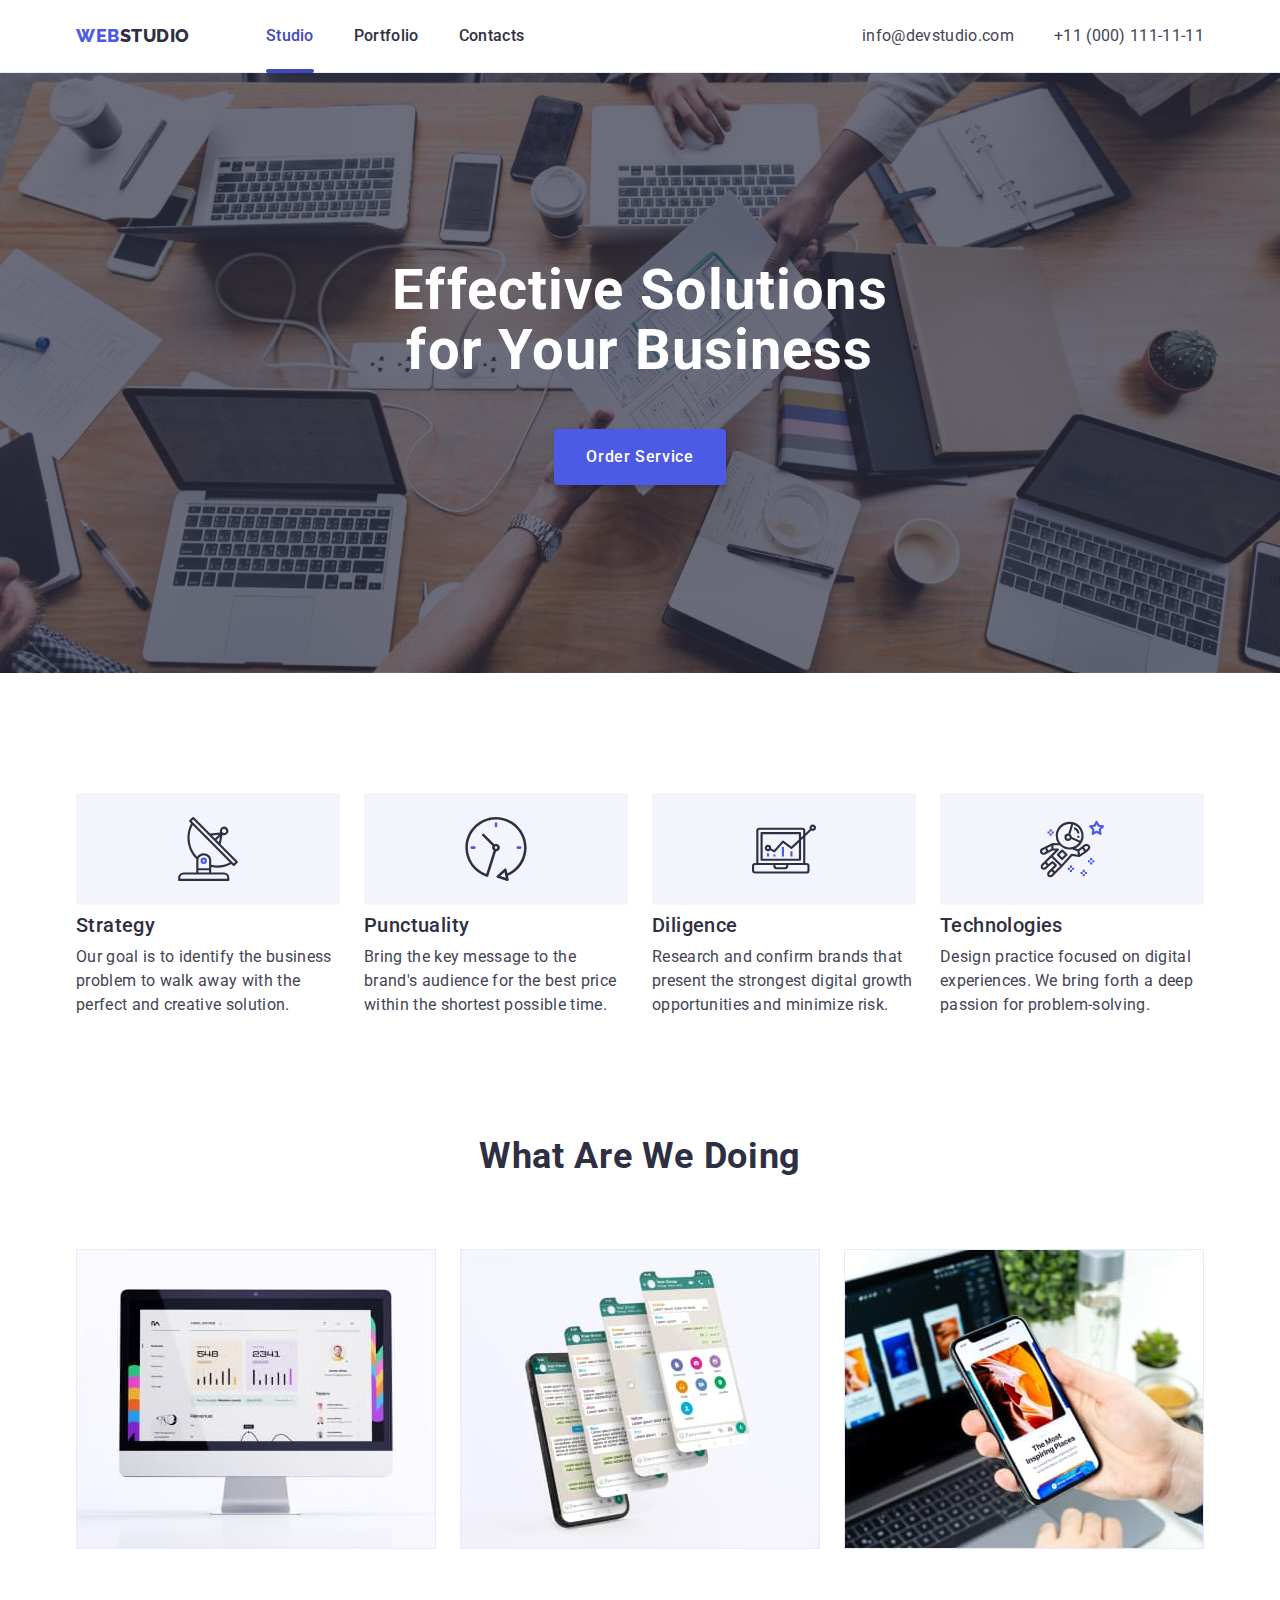
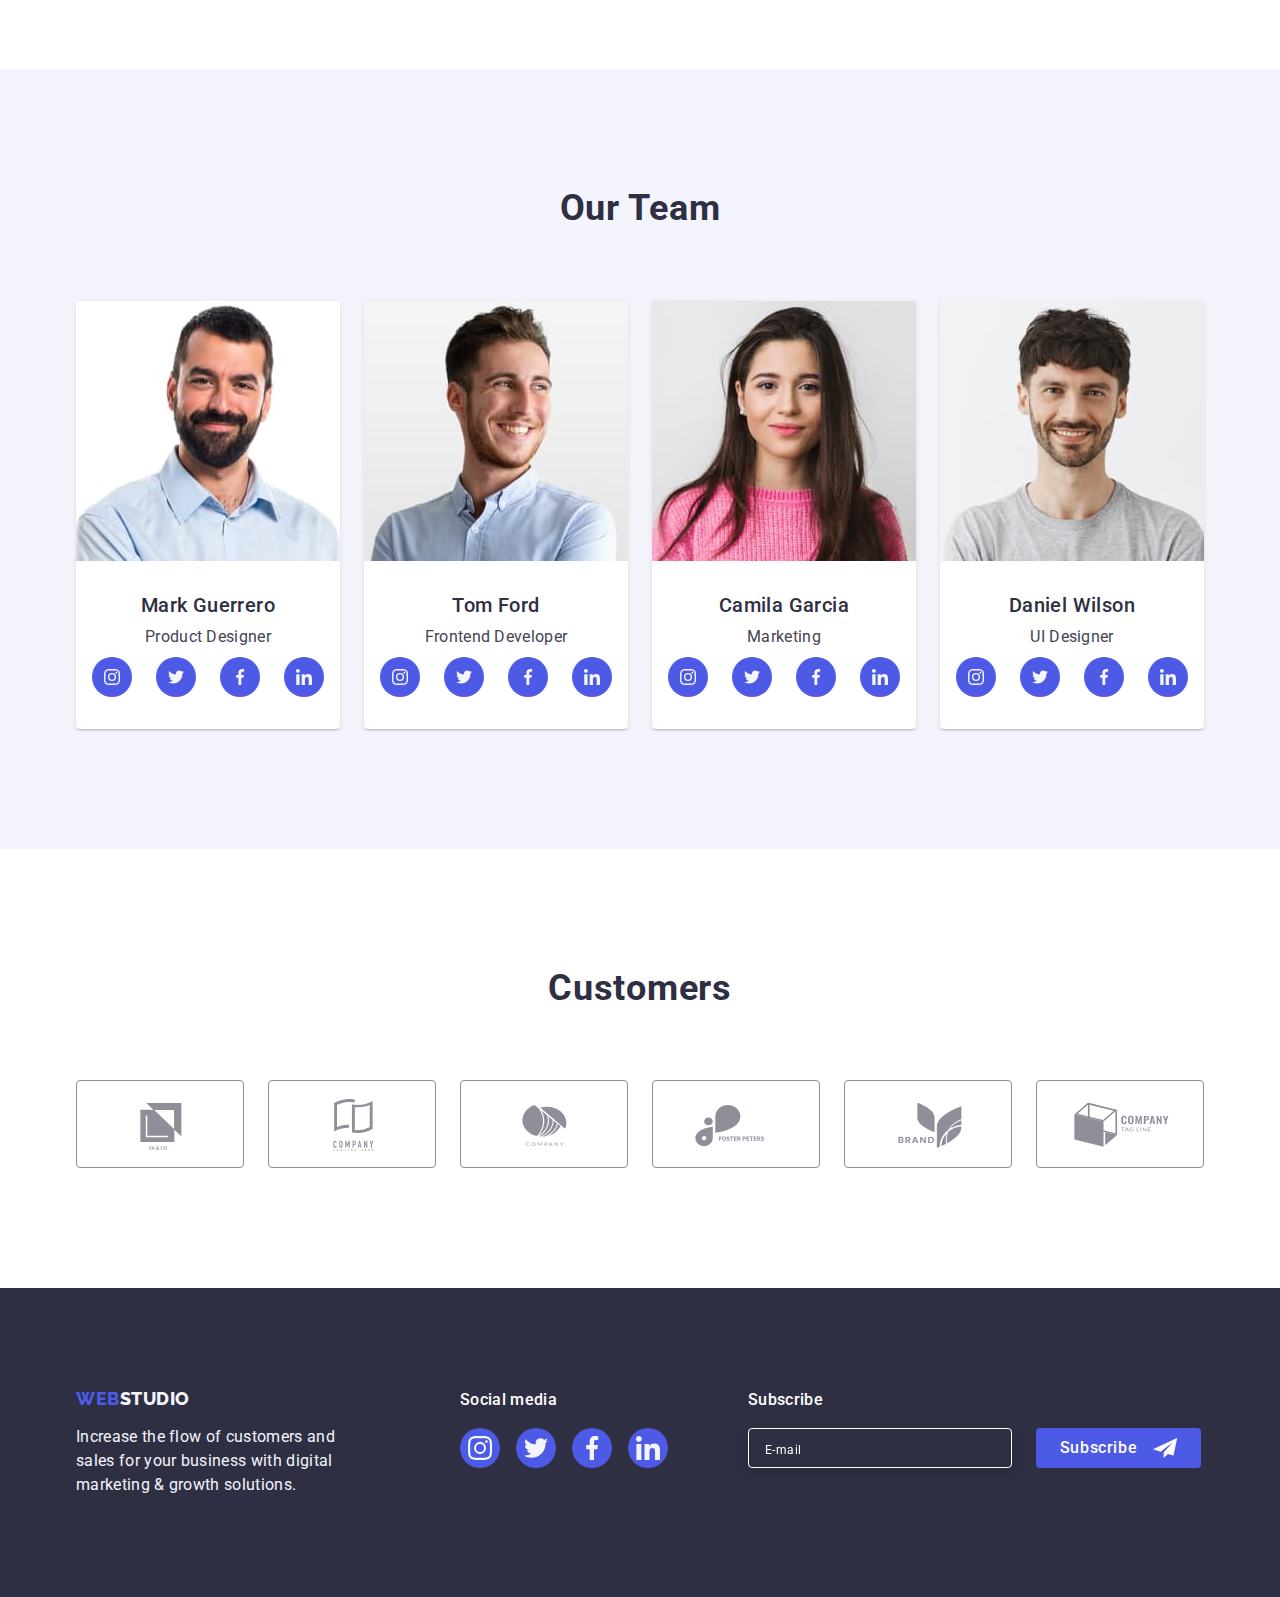
<file: index.html>
<!DOCTYPE html>
<html lang="en">
  <head>
    <meta charset="UTF-8" />
    <meta http-equiv="X-UA-Compatible" content="IE=edge" />
    <meta name="viewport" content="width=device-width, initial-scale=1.0" />
    <title>Web Studio (Version 3.0)</title>

    <!-- link modern normalize -->
    <link
      rel="stylesheet"
      href="https://cdnjs.cloudflare.com/ajax/libs/modern-normalize/1.0.0/modern-normalize.min.css"
    />

    <!-- link fonts -->
    <link rel="preconnect" href="https://fonts.googleapis.com" />
    <link rel="preconnect" href="https://fonts.gstatic.com" crossorigin />
    <link
      href="https://fonts.googleapis.com/css2?family=Raleway:wght@800&family=Roboto:wght@400;500;700&display=swap"
      rel="stylesheet"
    />

    <!-- link style -->
    <link rel="stylesheet" href="./css/styles.css" />
  </head>

  <body>
    <!-- Heder -->
    <header class="heder-container">
      <div class="container centred">
        <!-- Navigation -->
        <nav class="nav">
          <a href="./index.html" class="logo link"
            >Web<span class="logo-studio">Studio</span></a
          >
          <ul class="list">
            <li>
              <a href="./index.html" class="nav-l link current">Studio </a>
            </li>
            <li><a href="./portfolio.html" class="nav-l link">Portfolio</a></li>
            <li><a href="" class="nav-l link">Contacts</a></li>
          </ul>
        </nav>
        <!-- adress -->
        <address class="adress">
          <ul class="list nav-adress">
            <li>
              <a href="mailto:info@devstudio.com" class="link adress-link"
                >info@devstudio.com</a
              >
            </li>
            <li>
              <a href="tel:+110001111111" class="link adress-link"
                >+11 (000) 111-11-11</a
              >
            </li>
          </ul>
        </address>
      </div>
    </header>

    <!-- Main -->
    <main>
      <!-- Herro r1-->
      <section class="herro centred">
        <div class="container">
          <h1 class="herro-title herro-title-container">
            Effective Solutions for Your Business
          </h1>
          <button
            type="button"
            class="button-herro btn-herro-container"
            data-modal-open
          >
            Order Service
          </button>
        </div>

        <!-- Modal window -->
        <div class="backdrop" data-modal>
          <div class="modal">
            <button class="modal-btn" type="button" data-modal-close>
              <svg class="modal-icon" width="18" height="24">
                <use href="./images/icon.svg#icon-cross"></use>
              </svg>
            </button>

            <strong class="title-form"
              >Leave your contacts and we will call you back</strong
            >

            <form name="contact-form">
              <label class="modal-form-lable" for="Name">Name</label>
              <div class="modal-form-fild">
                <input
                  class="modal-form-input"
                  type="text"
                  name="Name"
                  id="Name"
                />
                <svg class="icon-form" width="18" height="24">
                  <use href="./images/icon.svg#icon-Frame"></use>
                </svg>
              </div>

              <label class="modal-form-lable" for="Phone">Phone</label>
              <div class="modal-form-fild">
                <input
                  class="modal-form-input"
                  type="tel"
                  name="Phone"
                  id="Phone"
                />
                <svg class="icon-form" width="18" height="24">
                  <use href="./images/icon.svg#icon-phone-black"></use>
                </svg>
              </div>

              <label class="modal-form-lable" for="Email">Email</label>
              <div class="modal-form-fild">
                <input
                  class="modal-form-input"
                  type="email"
                  name="Email"
                  id="Email"
                />
                <svg class="icon-form" width="18" height="24">
                  <use href="./images/icon.svg#icon-email-black"></use>
                </svg>
              </div>

              <label class="modal-form-lable" for="Comment">Comment</label>
              <textarea
                class="modal-form-massedge"
                name="Comment"
                id="Comment"
                cols="30"
                rows="10"
                placeholder="Text input"
              ></textarea>

              <label class="modal-form-agreement">
                <input class="modal-form-agreement-box" type="checkbox" />
                <svg class="modal-form-agreement-icon" width="16" height="16">
                  <use
                    class="modal-form-agreement-unchek"
                    href="./images/icon.svg#icon-Unchek"
                  ></use>
                  <use
                    class="modal-form-agreement-check"
                    href="./images/icon.svg#icon-Chek"
                  ></use>
                </svg>
                <span class="modal-form-agreement-text">
                  I accept the terms and conditions of the
                  <a class="modal-form-policy" href="">Privacy Policy</a>
                </span>
              </label>

              <button class="btn-modal-form" type="submit">Send</button>
            </form>
          </div>
        </div>
      </section>

      <!-- Principles of work r2-->

      <section class="section cont-prinsp-work">
        <div class="container">
          <h2 class="section-title visually-hidden">Principles of work</h2>
          <!-- The tag will need to be hidden -->
          <ul class="list card-set">
            <li class="card-set-items">
              <div class="card-princp">
                <svg class="icon-princ" width="64" height="64">
                  <use href="./images/icon.svg#icon-antenna"></use>
                </svg>
              </div>
              <h3 class="section-subtitle">Strategy</h3>
              <p class="desc">
                Our goal is to identify the business problem to walk away with
                the perfect and creative solution.
              </p>
            </li>
            <li class="card-set-items">
              <div class="card-princp">
                <svg class="icon-princ" width="64" height="64">
                  <use href="./images/icon.svg#icon-clock"></use>
                </svg>
              </div>
              <h3 class="section-subtitle">Punctuality</h3>
              <p class="desc">
                Bring the key message to the brand's audience for the best price
                within the shortest possible time.
              </p>
            </li>
            <li class="card-set-items">
              <div class="card-princp">
                <svg class="icon-princ" width="64" height="64">
                  <use href="./images/icon.svg#icon-diagram"></use>
                </svg>
              </div>
              <h3 class="section-subtitle">Diligence</h3>
              <p class="desc">
                Research and confirm brands that present the strongest digital
                growth opportunities and minimize risk.
              </p>
            </li>
            <li class="card-set-items">
              <div class="card-princp">
                <svg class="icon-princ" width="64" height="64">
                  <use href="./images/icon.svg#icon-astronaut"></use>
                </svg>
              </div>
              <h3 class="section-subtitle">Technologies</h3>
              <p class="desc">
                Design practice focused on digital experiences. We bring forth a
                deep passion for problem-solving.
              </p>
            </li>
          </ul>
        </div>
      </section>

      <!-- What are we doing  r3-->
      <section class="section our-projects">
        <div class="container">
          <h2 class="section-title">What are we doing</h2>
          <ul class="list card-set">
            <li class="card-set-items">
              <img
                src="./images/comp.jpg"
                alt="Foto comhuter"
                width="360"
                height="300"
              />
            </li>
            <li class="card-set-items">
              <img
                src="./images/phons.jpg"
                alt="Foto phons"
                width="360"
                height="300"
              />
            </li>
            <li class="card-set-items">
              <img
                src="./images/hand_with_phone.jpg"
                alt="Foto hand with phons"
                width="360"
                height="300"
              />
            </li>
          </ul>
        </div>
      </section>

      <!-- Our Team -->

      <section class="section team">
        <div class="container">
          <h2 class="section-tm-title">Our Team</h2>
          <ul class="list card-set">
            <li class="style-img card-set-items">
              <img
                src="./images/Marc_Guerro.jpg"
                alt="Foto Marc_Guerro"
                width="264"
                height="260"
              />
              <div class="team-wrapper">
                <h3 class="name">Mark Guerrero</h3>
                <p class="profession">Product Designer</p>
                <!-- linc instagram -->
                <ul class="list set-icon">
                  <li class="kind-social-icon">
                    <a
                      class="social-link-icon"
                      href="https://instagram.com"
                      target="_blank"
                      rel="noopener norefer"
                      aria-label="Instagram icoin"
                    >
                      <svg class="social-icon" width="16" height="16">
                        <use href="./images/icon.svg#icon-instagram"></use>
                      </svg>
                    </a>
                  </li>
                  <!-- link twitter -->
                  <li class="kind-social-icon">
                    <a
                      class="social-link-icon"
                      href="https://twitter.com"
                      target="_blank"
                      rel="noopener norefer"
                      aria-label="Instagram icoin"
                    >
                      <svg class="social-icon" width="16" height="16">
                        <use href="./images/icon.svg#icon-twitter"></use>
                      </svg>
                    </a>
                  </li>
                  <!-- link facebook -->
                  <li class="kind-social-icon">
                    <a
                      class="social-link-icon"
                      href="https://facebook.com"
                      target="_blank"
                      rel="noopener norefer"
                      aria-label="Instagram icoin"
                    >
                      <svg class="social-icon" width="16" height="16">
                        <use href="./images/icon.svg#icon-facebook"></use>
                      </svg>
                    </a>
                  </li>
                  <!-- link linkedin -->
                  <li class="kind-social-icon">
                    <a
                      class="social-link-icon"
                      href="https://https://www.linkedin.com"
                      target="_blank"
                      rel="noopener norefer"
                      aria-label="Instagram icoin"
                    >
                      <svg class="social-icon" width="16" height="16">
                        <use href="./images/icon.svg#icon-linkedin"></use>
                      </svg>
                    </a>
                  </li>
                </ul>
              </div>
            </li>
            <li class="style-img card-set-items">
              <img
                src="./images/Tom_Ford.jpg"
                alt="Foto Tom_Ford"
                width="264"
                height="260"
                class="marj-foto-developer"
              />
              <div class="team-wrapper">
                <h3 class="name">Tom Ford</h3>
                <p class="profession">Frontend Developer</p>
                <!-- linc instagram -->
                <ul class="list set-icon">
                  <li class="kind-social-icon">
                    <a
                      class="social-link-icon"
                      href="https://instagram.com"
                      target="_blank"
                      rel="noopener norefer"
                      aria-label="Instagram icoin"
                    >
                      <svg class="social-icon" width="16" height="16">
                        <use href="./images/icon.svg#icon-instagram"></use>
                      </svg>
                    </a>
                  </li>
                  <!-- link twitter -->
                  <li class="kind-social-icon">
                    <a
                      class="social-link-icon"
                      href="https://twitter.com"
                      target="_blank"
                      rel="noopener norefer"
                      aria-label="Instagram icoin"
                    >
                      <svg class="social-icon" width="16" height="16">
                        <use href="./images/icon.svg#icon-twitter"></use>
                      </svg>
                    </a>
                  </li>
                  <!-- link facebook -->
                  <li class="kind-social-icon">
                    <a
                      class="social-link-icon"
                      href="https://facebook.com"
                      target="_blank"
                      rel="noopener norefer"
                      aria-label="Instagram icoin"
                    >
                      <svg class="social-icon" width="16" height="16">
                        <use href="./images/icon.svg#icon-facebook"></use>
                      </svg>
                    </a>
                  </li>
                  <!-- link linkedin -->
                  <li class="kind-social-icon">
                    <a
                      class="social-link-icon"
                      href="https://https://www.linkedin.com"
                      target="_blank"
                      rel="noopener norefer"
                      aria-label="Instagram icoin"
                    >
                      <svg class="social-icon" width="16" height="16">
                        <use href="./images/icon.svg#icon-linkedin"></use>
                      </svg>
                    </a>
                  </li>
                </ul>
              </div>
            </li>
            <li class="style-img card-set-items">
              <img
                src="./images/Cfmilla_Garcia.jpg"
                alt="Foto Cfmilla_Garcia"
                width="264"
                height="260"
              />
              <div class="team-wrapper">
                <h3 class="name">Camila Garcia</h3>
                <p class="profession">Marketing</p>
                <!-- linc instagram -->
                <ul class="list set-icon">
                  <li class="kind-social-icon">
                    <a
                      class="social-link-icon"
                      href="https://instagram.com"
                      target="_blank"
                      rel="noopener norefer"
                      aria-label="Instagram icoin"
                    >
                      <svg class="social-icon" width="16" height="16">
                        <use href="./images/icon.svg#icon-instagram"></use>
                      </svg>
                    </a>
                  </li>
                  <!-- link twitter -->
                  <li class="kind-social-icon">
                    <a
                      class="social-link-icon"
                      href="https://twitter.com"
                      target="_blank"
                      rel="noopener norefer"
                      aria-label="Instagram icoin"
                    >
                      <svg class="social-icon" width="16" height="16">
                        <use href="./images/icon.svg#icon-twitter"></use>
                      </svg>
                    </a>
                  </li>
                  <!-- link facebook -->
                  <li class="kind-social-icon">
                    <a
                      class="social-link-icon"
                      href="https://facebook.com"
                      target="_blank"
                      rel="noopener norefer"
                      aria-label="Instagram icoin"
                    >
                      <svg class="social-icon" width="16" height="16">
                        <use href="./images/icon.svg#icon-facebook"></use>
                      </svg>
                    </a>
                  </li>
                  <!-- link linkedin -->
                  <li class="kind-social-icon">
                    <a
                      class="social-link-icon"
                      href="https://https://www.linkedin.com"
                      target="_blank"
                      rel="noopener norefer"
                      aria-label="Instagram icoin"
                    >
                      <svg class="social-icon" width="16" height="16">
                        <use href="./images/icon.svg#icon-linkedin"></use>
                      </svg>
                    </a>
                  </li>
                </ul>
              </div>
            </li>
            <li class="style-img card-set-items">
              <img
                src="./images/Daniel_Wilson.jpg"
                alt="Foto Daniel_Wilson"
                width="264"
                height="260"
              />
              <div class="team-wrapper">
                <h3 class="name">Daniel Wilson</h3>
                <p class="profession">UI Designer</p>
                <!-- linc instagram -->
                <ul class="list set-icon">
                  <li class="kind-social-icon">
                    <a
                      class="social-link-icon"
                      href="https://instagram.com"
                      target="_blank"
                      rel="noopener norefer"
                      aria-label="Instagram icoin"
                    >
                      <svg class="social-icon" width="16" height="16">
                        <use href="./images/icon.svg#icon-instagram"></use>
                      </svg>
                    </a>
                  </li>
                  <!-- link twitter -->
                  <li class="kind-social-icon">
                    <a
                      class="social-link-icon"
                      href="https://twitter.com"
                      target="_blank"
                      rel="noopener norefer"
                      aria-label="Instagram icoin"
                    >
                      <svg class="social-icon" width="16" height="16">
                        <use href="./images/icon.svg#icon-twitter"></use>
                      </svg>
                    </a>
                  </li>
                  <!-- link facebook -->
                  <li class="kind-social-icon">
                    <a
                      class="social-link-icon"
                      href="https://facebook.com"
                      target="_blank"
                      rel="noopener norefer"
                      aria-label="Instagram icoin"
                    >
                      <svg class="social-icon" width="16" height="16">
                        <use href="./images/icon.svg#icon-facebook"></use>
                      </svg>
                    </a>
                  </li>
                  <!-- link linkedin -->
                  <li class="kind-social-icon">
                    <a
                      class="social-link-icon"
                      href="https://https://www.linkedin.com"
                      target="_blank"
                      rel="noopener norefer"
                      aria-label="Instagram icoin"
                    >
                      <svg class="social-icon" width="16" height="16">
                        <use href="./images/icon.svg#icon-linkedin"></use>
                      </svg>
                    </a>
                  </li>
                </ul>
              </div>
            </li>
          </ul>
        </div>
      </section>

      <!-- Customers -->
      <section class="section customers">
        <div class="container">
          <h2 class="section-cust-title">Customers</h2>

          <ul class="list card-set">
            <li class="card-set-items">
              <a class="customer-linc" href="">
                <svg class="customer-icon" width="104" height="56">
                  <use href="./images/icon.svg#icon-Logo11"></use>
                </svg>
              </a>
            </li>

            <li class="card-set-items">
              <a class="customer-linc" href="">
                <svg class="customer-icon" width="104" height="56">
                  <use href="./images/icon.svg#icon-Logo22"></use>
                </svg>
              </a>
            </li>

            <li class="card-set-items">
              <a class="customer-linc" href="">
                <svg class="customer-icon" width="104" height="56">
                  <use href="./images/icon.svg#icon-Logo33"></use>
                </svg>
              </a>
            </li>

            <li class="card-set-items">
              <a class="customer-linc" href="">
                <svg class="customer-icon" width="104" height="56">
                  <use href="./images/icon.svg#icon-Logo44"></use>
                </svg>
              </a>
            </li>

            <li class="card-set-items">
              <a class="customer-linc" href="">
                <svg class="customer-icon" width="104" height="56">
                  <use href="./images/icon.svg#icon-Logo55"></use>
                </svg>
              </a>
            </li>

            <li class="card-set-items">
              <a class="customer-linc" href="">
                <svg class="customer-icon" width="104" height="56">
                  <use href="./images/icon.svg#icon-Logo66"></use>
                </svg>
              </a>
            </li>
          </ul>
        </div>
      </section>
    </main>

    <!-- Footer -->

    <footer class="footer cont-footer">
      <div class="container flex-footer">
        <div class="cont-logo">
          <a href="./index.html" class="logo link"
            >Web<span class="logo-studio">Studio</span>
          </a>
          <p class="text">
            Increase the flow of customers and sales for your business with
            digital marketing & growth solutions.
          </p>
        </div>

        <div class="cont-socmedia">
          <p class="titel-socmedia">Social media</p>
          <!-- linc instagram -->
          <ul class="list set-icon">
            <li class="kind-social-icon">
              <a
                class="social-link-icon"
                href="https://instagram.com"
                target="_blank"
                rel="noopener norefer"
                aria-label="Instagram icoin"
              >
                <svg class="social-icon" width="24" height="24">
                  <use href="./images/icon.svg#icon-instagram"></use>
                </svg>
              </a>
            </li>
            <!-- link twitter -->
            <li class="kind-social-icon">
              <a
                class="social-link-icon"
                href="https://twitter.com"
                target="_blank"
                rel="noopener norefer"
                aria-label="Instagram icoin"
              >
                <svg class="social-icon" width="24" height="24">
                  <use href="./images/icon.svg#icon-twitter"></use>
                </svg>
              </a>
            </li>
            <!-- link facebook -->
            <li class="kind-social-icon">
              <a
                class="social-link-icon"
                href="https://facebook.com"
                target="_blank"
                rel="noopener norefer"
                aria-label="Instagram icoin"
              >
                <svg class="social-icon" width="24" height="24">
                  <use href="./images/icon.svg#icon-facebook"></use>
                </svg>
              </a>
            </li>
            <!-- link linkedin -->
            <li class="kind-social-icon">
              <a
                class="social-link-icon"
                href="https://https://www.linkedin.com"
                target="_blank"
                rel="noopener norefer"
                aria-label="Instagram icoin"
              >
                <svg class="social-icon" width="24" height="24">
                  <use href="./images/icon.svg#icon-linkedin"></use>
                </svg>
              </a>
            </li>
          </ul>
        </div>

        <div class="cont-subscribe">
          <p class="titel-subscribe">Subscribe</p>

          <form class="flex-entermail-and-btn">
            <label for="email"></label>
            <input
              class="input-footer"
              type="email"
              name="email"
              id="email"
              placeholder="E-mail"
            />

            <button class="btn-subscribe">
              Subscribe
              <svg width="24" height="24">
                <use href="./images/icon.svg#icon-icon_send"></use>
              </svg>
            </button>
          </form>
        </div>
      </div>
    </footer>

    <script src="./js/modal.js"></script>
  </body>
</html>
</file>
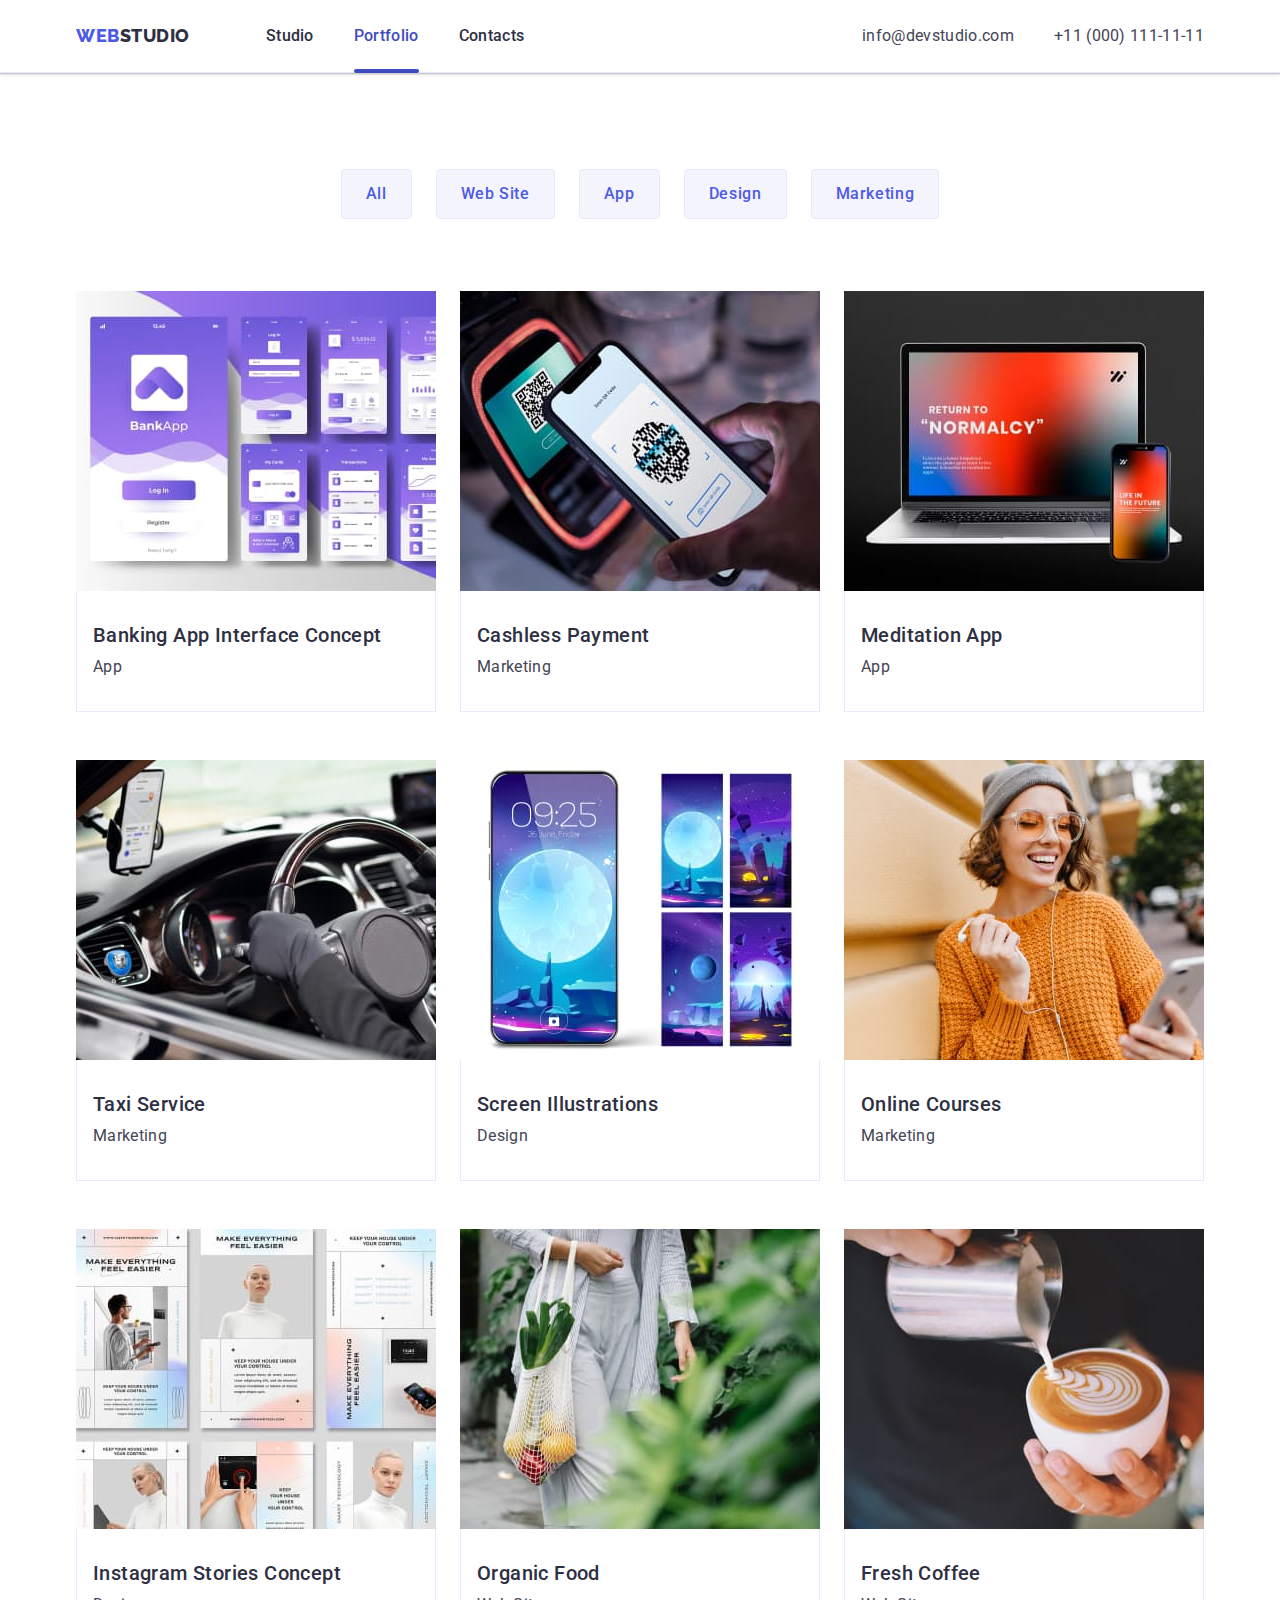
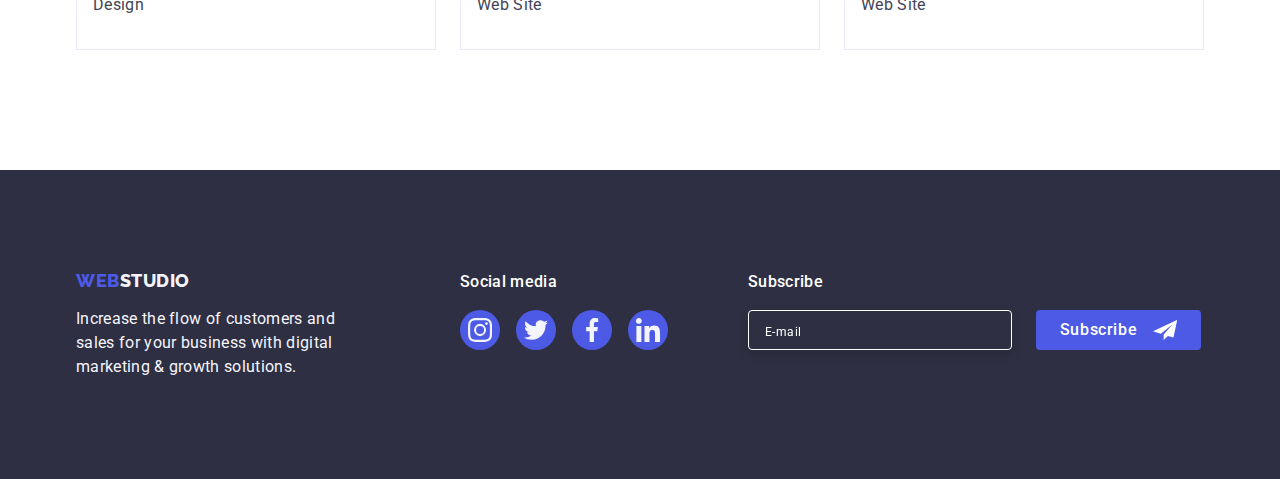
<file: portfolio.html>
<!DOCTYPE html>
<html lang="en">
  <head>
    <meta charset="UTF-8" />
    <meta http-equiv="X-UA-Compatible" content="IE=edge" />
    <meta name="viewport" content="width=device-width, initial-scale=1.0" />
    <title>Web Studio (Version 3.0)</title>

    <!-- link modern normalize -->
    <link
      rel="stylesheet"
      href="https://cdnjs.cloudflare.com/ajax/libs/modern-normalize/1.0.0/modern-normalize.min.css"
    />

    <!-- link fonts -->
    <link rel="preconnect" href="https://fonts.googleapis.com" />
    <link rel="preconnect" href="https://fonts.gstatic.com" crossorigin />
    <link
      href="https://fonts.googleapis.com/css2?family=Raleway:wght@800&family=Roboto:wght@400;500;700&display=swap"
      rel="stylesheet"
    />

    <!-- link style -->
    <link rel="stylesheet" href="./css/styles.css" />
  </head>
  <body>
    <!-- Heder -->
    <header class="heder-container">
      <div class="container centred">
        <!-- Navigation -->
        <nav class="nav">
          <a href="./index.html" class="logo link"
            >Web<span class="logo-studio">Studio</span></a
          >
          <ul class="list">
            <li><a href="./index.html" class="nav-l link">Studio </a></li>
            <li>
              <a href="./portfolio.html" class="nav-l link current"
                >Portfolio</a
              >
            </li>
            <li><a href="" class="nav-l link">Contacts</a></li>
          </ul>
        </nav>
        <!-- adress -->
        <address class="adress">
          <ul class="list nav-adress">
            <li>
              <a href="mailto:info@devstudio.com" class="link adress-link"
                >info@devstudio.com</a
              >
            </li>
            <li>
              <a href="tel:+110001111111" class="link adress-link"
                >+11 (000) 111-11-11</a
              >
            </li>
          </ul>
        </address>
      </div>
    </header>

    <!-- Main -->
    <main>
      <section class="filtr">
        <!-- Filtr-->
        <div class="container">
          <h1 class="visually-hidden">Filtr</h1>
          <ul class="list card-set">
            <li><button type="button" class="button-filtr">All</button></li>
            <li>
              <button type="button" class="button-filtr">Web Site</button>
            </li>
            <li><button type="button" class="button-filtr">App</button></li>
            <li><button type="button" class="button-filtr">Design</button></li>
            <li>
              <button type="button" class="button-filtr">Marketing</button>
            </li>
          </ul>

          <!-- Our projects -->
          <ul class="list progects-fl-cont">
            <li class="progects-fl-element">
              <a href="" class="link link-progects">
                <div class="project-box">
                  <img
                    src="./images/bank-app.jpg"
                    alt="Banking App Interface Concept"
                    width="360"
                    height="300"
                  />

                  <div class="overlay">
                    <p class="overlay-text">
                      14 Stylish and User-Friendly App Design Concepts · Task
                      Manager App · Calorie Tracker App · Exotic Fruit Ecommerce
                      App · Cloud Storage App
                    </p>
                  </div>
                </div>

                <div class="product-wrapper">
                  <h2 class="desc-product">Banking App Interface Concept</h2>
                  <p class="desc-sferprodact">App</p>
                </div>
              </a>
            </li>

            <li class="progects-fl-element">
              <a href="" class="link link-progects">
                <div class="project-box">
                  <img
                    src="./images/payment-phone.jpg"
                    alt="Cashless Payment"
                    width="360"
                    height="300"
                  />
                  <div class="overlay">
                    <p class="overlay-text">
                      14 Stylish and User-Friendly App Design Concepts · Task
                      Manager App · Calorie Tracker App · Exotic Fruit Ecommerce
                      App · Cloud Storage App
                    </p>
                  </div>
                </div>
                <div class="product-wrapper">
                  <h2 class="desc-product">Cashless Payment</h2>
                  <p class="desc-sferprodact">Marketing</p>
                </div>
              </a>
            </li>

            <li class="progects-fl-element">
              <a href="" class="link link-progects">
                <div class="project-box">
                  <img
                    src="./images/notebook.jpg"
                    alt="Meditation App"
                    width="360"
                    height="300"
                  />
                  <div class="overlay">
                    <p class="overlay-text">
                      14 Stylish and User-Friendly App Design Concepts · Task
                      Manager App · Calorie Tracker App · Exotic Fruit Ecommerce
                      App · Cloud Storage App
                    </p>
                  </div>
                </div>
                <div class="product-wrapper">
                  <h2 class="desc-product">Meditation App</h2>
                  <p class="desc-sferprodact">App</p>
                </div>
              </a>
            </li>

            <li class="progects-fl-element">
              <a href="" class="link link-progects">
                <div class="project-box">
                  <img
                    src="./images/taxi.jpg"
                    alt="Taxi Service"
                    width="360"
                    height="300"
                  />
                  <div class="overlay">
                    <p class="overlay-text">
                      14 Stylish and User-Friendly App Design Concepts · Task
                      Manager App · Calorie Tracker App · Exotic Fruit Ecommerce
                      App · Cloud Storage App
                    </p>
                  </div>
                </div>
                <div class="product-wrapper">
                  <h2 class="desc-product">Taxi Service</h2>
                  <p class="desc-sferprodact">Marketing</p>
                </div>
              </a>
            </li>

            <li class="progects-fl-element">
              <a href="" class="link link-progects">
                <div class="project-box">
                  <img
                    src="./images/screen-phone.jpg"
                    alt="Screen Illustrations"
                    width="360"
                    height="300"
                  />
                  <div class="overlay">
                    <p class="overlay-text">
                      14 Stylish and User-Friendly App Design Concepts · Task
                      Manager App · Calorie Tracker App · Exotic Fruit Ecommerce
                      App · Cloud Storage App
                    </p>
                  </div>
                </div>
                <div class="product-wrapper">
                  <h2 class="desc-product">Screen Illustrations</h2>
                  <p class="desc-sferprodact">Design</p>
                </div>
              </a>
            </li>

            <li class="progects-fl-element">
              <a href="" class="link link-progects">
                <div class="project-box">
                  <img
                    src="./images/girl.jpg"
                    alt="Online Courses"
                    width="360"
                    height="300"
                  />
                  <div class="overlay">
                    <p class="overlay-text">
                      14 Stylish and User-Friendly App Design Concepts · Task
                      Manager App · Calorie Tracker App · Exotic Fruit Ecommerce
                      App · Cloud Storage App
                    </p>
                  </div>
                </div>
                <div class="product-wrapper">
                  <h2 class="desc-product">Online Courses</h2>
                  <p class="desc-sferprodact">Marketing</p>
                </div>
              </a>
            </li>

            <li class="progects-fl-element">
              <a href="" class="link link-progects">
                <div class="project-box">
                  <img
                    src="./images/instagram.jpg"
                    alt="Instagram Stories Concept"
                    width="360"
                    height="300"
                  />
                  <div class="overlay">
                    <p class="overlay-text">
                      14 Stylish and User-Friendly App Design Concepts · Task
                      Manager App · Calorie Tracker App · Exotic Fruit Ecommerce
                      App · Cloud Storage App
                    </p>
                  </div>
                </div>
                <div class="product-wrapper">
                  <h2 class="desc-product">Instagram Stories Concept</h2>
                  <p class="desc-sferprodact">Design</p>
                </div>
              </a>
            </li>

            <li class="progects-fl-element">
              <a href="" class="link link-progects">
                <div class="project-box">
                  <img
                    src="./images/food.jpg"
                    alt="Organic Food"
                    width="360"
                    height="300"
                  />
                  <div class="overlay">
                    <p class="overlay-text">
                      14 Stylish and User-Friendly App Design Concepts · Task
                      Manager App · Calorie Tracker App · Exotic Fruit Ecommerce
                      App · Cloud Storage App
                    </p>
                  </div>
                </div>
                <div class="product-wrapper">
                  <h2 class="desc-product">Organic Food</h2>
                  <p class="desc-sferprodact">Web Site</p>
                </div>
              </a>
            </li>

            <li class="progects-fl-element">
              <a href="" class="link link-progects">
                <div class="project-box">
                  <img
                    src="./images/coffe.jpg"
                    alt="Fresh Coffee"
                    width="360"
                    height="300"
                  />
                  <div class="overlay">
                    <p class="overlay-text">
                      14 Stylish and User-Friendly App Design Concepts · Task
                      Manager App · Calorie Tracker App · Exotic Fruit Ecommerce
                      App · Cloud Storage App
                    </p>
                  </div>
                </div>
                <div class="product-wrapper">
                  <h2 class="desc-product">Fresh Coffee</h2>
                  <p class="desc-sferprodact">Web Site</p>
                </div>
              </a>
            </li>
          </ul>
        </div>
      </section>
    </main>

    <!-- Footer -->
    <footer class="footer cont-footer">
      <div class="container flex-footer">
        <div class="cont-logo">
          <a href="./index.html" class="logo link"
            >Web<span class="logo-studio">Studio</span>
          </a>
          <p class="text">
            Increase the flow of customers and sales for your business with
            digital marketing & growth solutions.
          </p>
        </div>

        <div class="cont-socmedia">
          <p class="titel-socmedia">Social media</p>
          <!-- linc instagram -->
          <ul class="list set-icon">
            <li class="kind-social-icon">
              <a
                class="social-link-icon"
                href="https://instagram.com"
                target="_blank"
                rel="noopener norefer"
                aria-label="Instagram icoin"
              >
                <svg class="social-icon" width="24" height="24">
                  <use href="./images/icon.svg#icon-instagram"></use>
                </svg>
              </a>
            </li>
            <!-- link twitter -->
            <li class="kind-social-icon">
              <a
                class="social-link-icon"
                href="https://twitter.com"
                target="_blank"
                rel="noopener norefer"
                aria-label="Instagram icoin"
              >
                <svg class="social-icon" width="24" height="24">
                  <use href="./images/icon.svg#icon-twitter"></use>
                </svg>
              </a>
            </li>
            <!-- link facebook -->
            <li class="kind-social-icon">
              <a
                class="social-link-icon"
                href="https://facebook.com"
                target="_blank"
                rel="noopener norefer"
                aria-label="Instagram icoin"
              >
                <svg class="social-icon" width="24" height="24">
                  <use href="./images/icon.svg#icon-facebook"></use>
                </svg>
              </a>
            </li>
            <!-- link linkedin -->
            <li class="kind-social-icon">
              <a
                class="social-link-icon"
                href="https://https://www.linkedin.com"
                target="_blank"
                rel="noopener norefer"
                aria-label="Instagram icoin"
              >
                <svg class="social-icon" width="24" height="24">
                  <use href="./images/icon.svg#icon-linkedin"></use>
                </svg>
              </a>
            </li>
          </ul>
        </div>

        <div class="cont-subscribe">
          <p class="titel-subscribe">Subscribe</p>

          <form class="flex-entermail-and-btn">
            <label for="email"></label>
            <input
              class="input-footer"
              type="email"
              name="email"
              id="email"
              placeholder="E-mail"
            />
            <button class="btn-subscribe">
              Subscribe
              <svg width="24" height="24">
                <use href="./images/icon.svg#icon-icon_send"></use>
              </svg>
            </button>
          </form>
        </div>
      </div>
    </footer>
  </body>
</html>
</file>
<file: css/styles.css>
html {
  box-sizing: border-box;
}
*,
*::before,
*::after {
  box-sizing: inherit;
}

:root {
  /* colors */
  --primary-text-color: #ffffff;
  --title-text-color: #2e2f42;
  --accent-color: #4d5ae5;
  --base-text-color: #434455;
  --primari-whitecolor: #ffffff;
  --btn-hover-color: #404bbf;
  --btn-secondary-color: #e7e9fc;
  --second-white-text: #f4f4fd;
  --cust-border-color: #8e8f99;
  --card-prinspl-color: #f4f4fd;
  --shadow-btn-herro: rgba(0, 0, 0, 0.15);
  --color-icon-customers: #afb1b8;
  --color-icon-foter: #f4f4fd;
  --color-bgrnd-modal-window: #fcfcfc;

  /* indent for gap */
  --indent: 24px;
  --indent-items: 3;

  /* transition */
  --transition-duration: 250ms;
  --transition-timing-function: cubic-bezier(0.4, 0, 0.2, 1);
}

body {
  background-color: var(--primari-whitecolor);
  color: var(--base-text-color);

  font-family: "Roboto", sans-serif;
  font-size: 16px;
}

/* reset start */
h1,
h2,
h3,
h4,
h5,
h6,
p,
ul {
  margin-top: 0;
  margin-bottom: 0;
}

img {
  display: block;
  max-width: 100%;
  height: auto;
}

.link {
  color: currentColor;
  text-decoration: none;
}

ul {
  padding-inline-start: 0px;
}
/* reset end */

.container {
  width: 1158px;
  margin-left: auto;
  margin-right: auto;
  padding-left: 15px;
  padding-right: 15px;
  /* outline: dashed 1px teal; */
}

.section {
  padding-top: 120px;
  padding-bottom: 120px;
  /* outline: dashed 2px red; */
}

.centred {
  text-align: center;
}

/*to hide service*/
.visually-hidden {
  position: absolute;
  width: 1px;
  height: 1px;
  margin: -1px;
  border: 0;
  padding: 0;
  white-space: nowrap;
  clip-path: inset(100%);
  clip: rect(0 0 0 0);
  overflow: hidden;
}
/* card set */
.card-set {
  display: flex;
  flex-wrap: wrap;
  gap: var(--indent);
}

.card-set-items {
  width: calc(
    (100% - (var(--indent-items) - 1) * var(--indent)) / var(--indent-items)
  );
}

/* delete poit in UL */
.list {
  list-style: none;
}

/**
  |============================
  | HEDER
  |============================
*/

.heder-container {
  border-bottom: solid 1px var(--btn-secondary-color);
  box-shadow: 0px 2px 1px rgba(46, 47, 66, 0.08),
    0px 1px 1px rgba(46, 47, 66, 0.16), 0px 1px 6px rgba(46, 47, 66, 0.08);
}

.heder-container .container {
  display: flex;
  align-items: center;
}

/* Logo */
.logo {
  margin-right: 76px;
  padding-top: 24px;
  padding-bottom: 24px;

  color: var(--accent-color);

  font-family: Raleway, sans-serif;
  letter-spacing: 0.03em;
  font-weight: 800;
  font-size: 18px;
  line-height: 1.17;
  text-transform: uppercase;
}

.logo-studio {
  color: var(--title-text-color);
}

/* logo for footer */
.footer .logo-studio {
  color: var(--second-white-text);
}

/* site nav */
.nav {
  display: flex;
  align-items: center;
}

.nav-l {
  position: relative;

  display: block;
  padding-top: 24px;
  padding-bottom: 24px;

  color: var(--title-text-color);

  font-weight: 500;
  font-size: 16px;
  text-decoration: none;
  line-height: 1.5;
  letter-spacing: 0.02em;
  font-style: normal;
  text-decoration: none;

  transition: color var(--transition-duration) var(--transition-timing-function);
}

.nav-l:hover,
.nav-l:focus {
  color: var(--btn-hover-color);
}

.nav-l::after {
  content: "";
  position: absolute;
  bottom: -1px;
  left: 0;

  display: block;
  width: 100%;
  height: 4px;
  border-radius: 2px;
  transition: background-color var(--transition-duration)
    var(--transition-timing-function);
}

.nav-l.current::after,
.nav-l:hover::after,
.nav-l:focus::after {
  background-color: var(--btn-hover-color);
}
.nav-l.current {
  color: var(--btn-hover-color);
}

.nav .list {
  display: flex;
  gap: 40px;
}

/* adress */
.adress {
  margin-left: auto;

  font-style: normal;
  font-weight: 400;
  font-size: 16px;
  line-height: 1.5;
}

.nav-adress {
  display: flex;
  gap: 40px;
}

.adress-link {
  display: block;
  padding-top: 24px;
  padding-bottom: 24px;

  color: var(--base-text-color);
  line-height: 24px;
  letter-spacing: 0.02em;
  text-decoration: none;

  transition: color var(--transition-duration) var(--transition-timing-function);
}

.adress-link:hover,
.adress-link:focus {
  color: var(--btn-hover-color);
}

/**
  |============================
  | HERRO
  |============================
*/

.herro {
  background-color: var(--title-text-color);
  padding-top: 188px;
  padding-bottom: 188px;

  background-image: linear-gradient(
      rgba(46, 47, 66, 0.7),
      rgba(46, 47, 66, 0.7)
    ),
    url(../images/img-name.jpg);
  max-width: 1440px;
  max-height: 600px;
  margin: 0 auto;
  background-repeat: no-repeat;
  background-position: center;
  background-size: cover;
}

.herro-title {
  max-width: 496px;
  margin: 0 auto;
  margin-bottom: 48px;

  color: var(--primari-whitecolor);

  font-weight: 700;
  font-size: 56px;
  line-height: 1.07;
  text-align: center;
  letter-spacing: 0.02em;
}

.btn-herro-container {
  display: block;
  min-width: 169px;
  height: 56px;
  border: none;
  padding: 16px 32px;
  border-radius: 4px;
  margin: 0 auto;
}

.section .section-title {
  color: var(--title-text-color);

  font-weight: 700;
  font-size: 36px;
  line-height: 1.11;
  text-align: center;
  letter-spacing: 0.02em;
  text-transform: capitalize;
  letter-spacing: 0.02em;
}

/* Modal styles */
.backdrop {
  position: fixed;
  top: 0;
  left: 0;
  width: 100%;
  height: 100%;
  background: rgba(46, 47, 66, 0.4);

  visibility: hidden;
  opacity: 0;
  pointer-events: none;

  transition: opacity var(--transition-duration)
      var(--transition-timing-function),
    visibility var(--transition-duration) var(--transition-timing-function);
}

.modal {
  position: absolute;
  top: calc(50% - 288px);
  left: calc(50% - 204px);
  width: 408px;
  height: 584px;
  background: var(--color-bgrnd-modal-window);
  box-shadow: 0px 1px 1px rgba(0, 0, 0, 0.14), 0px 1px 3px rgba(0, 0, 0, 0.12),
    0px 2px 1px rgba(0, 0, 0, 0.2);
  border-radius: 4px;
  padding: 24px;
  padding-top: 72px;
}

.modal-btn {
  display: flex;
  justify-content: center;
  align-items: center;
  position: absolute;
  top: 20px;
  right: 20px;
  width: 24px;
  height: 24px;
  border-radius: 50%;
  background: var(--btn-secondary-color);
  border: 1px solid rgba(0, 0, 0, 0.1);
  cursor: pointer;

  transition: background-color var(--transition-duration)
      var(--transition-timing-function),
    fill var(--transition-duration) var(--transition-timing-function);
}

.modal-btn:hover,
.modal-btn:focus {
  background-color: var(--btn-hover-color);
  fill: var(--primari-whitecolor);
}

.is-hidden {
  visibility: visible;
  opacity: 1;
  pointer-events: initial;
}

.modal-icon {
  box-sizing: content-box;
}

/* modal form */
.title-form {
  display: block;
  margin-bottom: 16px;
  font-weight: 500;
  font-size: 16px;
  line-height: 1.5;
  letter-spacing: 0.02em;
  color: var(--title-text-color);
}

.icon-form {
  position: absolute;
  top: 17%;
  left: 16px;
  fill: var(--title-text-color);
  transition: fill var(--transition-duration) var(--transition-timing-function);
  pointer-events: none;
}

.modal-form-lable {
  display: block;
  text-align: left;
  font-weight: 400;
  font-size: 12px;
  line-height: 1.16;
  letter-spacing: 0.04em;
  margin-bottom: 4px;
  color: var(--cust-border-color);
}

.modal-form-fild {
  position: relative;
  margin-bottom: 8px;
}

.modal-form-input {
  width: 100%;
  height: 40px;
  border: 1px solid rgba(46, 47, 66, 0.4);
  border-radius: 4px;
  transition: border var(--transition-duration)
    var(--transition-timing-function);
  padding-left: 38px;
  padding-right: 38px;
}

.modal-form-input:hover,
.modal-form-input:focus {
  border: 1px solid var(--accent-color);
}

.modal-form-input:focus + .icon-form {
  fill: var(--accent-color);
}
.modal-form-massedge {
  display: block;
  width: 100%;

  max-height: 120px;
  resize: none;
  border: 1px solid rgba(46, 47, 66, 0.4);
  border-radius: 4px;
  transition: border var(--transition-duration)
    var(--transition-timing-function);
  padding-left: 16px;
  padding-top: 12px;
  margin-bottom: 16px;
}

.modal-form-massedge::placeholder {
  font-weight: 400;
  font-size: 12px;
  line-height: 1.16;
  letter-spacing: 0.04em;
  color: rgba(46, 47, 66, 0.4);
  padding-top: 8px;
}
.modal-form-massedge:hover,
.modal-form-massedge:focus {
  border: 1px solid var(--accent-color);
}

.modal-form-agreement {
  display: flex;
  align-items: center;
  gap: 0px;
  margin-bottom: 24px;
}
.modal-form-agreement-text {
  font-weight: 400;
  font-size: 12px;
  line-height: 1.16;
  letter-spacing: 0.04em;
  color: var(--cust-border-color);
  margin-left: 8px;
}

.modal-form-agreement-box {
  appearance: none;

  transition: var(--transition-duration) var(--transition-timing-function);
  cursor: pointer;
}

.modal-form-agreement-unchek {
  opacity: 1;
  transition: var(--transition-duration) var(--transition-timing-function);
}

.modal-form-agreement-box:checked
  + .modal-form-agreement-icon
  > .modal-form-agreement-unchek {
  opacity: 0;
}

.modal-form-agreement-check {
  opacity: 0;
  transition: var(--transition-duration) var(--transition-timing-function);
}

.modal-form-agreement-box:checked
  + .modal-form-agreement-icon
  > .modal-form-agreement-check {
  opacity: 1;
}
.modal-form-policy {
  color: var(--accent-color);
}

.btn-modal-form {
  display: block;
  margin: 0 auto;
  width: 169px;
  height: 52px;
  font-weight: 500;
  font-size: 16px;
  line-height: 1.5;
  letter-spacing: 0.04em;
  color: var(--primari-whitecolor);
  background-color: var(--accent-color);
  box-shadow: 0px 4px 4px rgba(0, 0, 0, 0.15);
  border-radius: 4px;
  border-color: transparent;
  transition: background-color var(--transition-duration)
    var(--transition-timing-function);
  cursor: pointer;
}

.btn-modal-form:hover,
.btn-modal-form:focus {
  background-color: var(--btn-hover-color);
}

/**
  |============================
  | BUTTON
  |============================
*/

.button-herro {
  color: var(--primari-whitecolor);
  background-color: var(--accent-color);
  box-shadow: 0px 4px 4px var(--shadow-btn-herro);
  border-radius: 4px;

  font-family: Roboto, sans-serif;
  font-weight: 500;
  font-size: 16px;
  line-height: 1.5;
  cursor: pointer;
  letter-spacing: 0.04em;

  transition: background-color var(--transition-duration)
    var(--transition-timing-function);
}

.button-herro:hover,
.button-herro:focus {
  color: var(--primari-whitecolor);
  background-color: var(--btn-hover-color);
  box-shadow: 0px 4px 4px var(--shadow-btn-herro);
  border-radius: 4px;
}

/**
  |============================
  | Principles of work
  |============================
*/

.section .section-subtitle {
  color: var(--title-text-color);

  font-weight: 500;
  font-size: 20px;
  line-height: 1.2;
  letter-spacing: 0.02em;

  margin-bottom: 8px;
}

.cont-prinsp-work {
  --indent-items: 4;
}

.section .desc {
  color: var(--base-text-color);
  line-height: 24px;
  letter-spacing: 0.02em;
}

.card-princp {
  display: flex;
  justify-content: center;
  align-items: center;
  width: 264px;
  height: 112px;
  margin-bottom: 8px;

  background-color: var(--card-prinspl-color);
  border-radius: 4px;
}

/* .icon-princ {
} */

/**
  |============================
  | OUR PROJECTS
  |============================
*/

.our-projects .section-title {
  color: var(--title-text-color);

  font-weight: 700;
  font-size: 36px;
  line-height: 1.11;
  text-align: center;
  letter-spacing: 0.02em;
  text-transform: capitalize;
}

.our-projects {
  padding-top: 0;

  background-color: var(--primari-whitecolor);
}

.our-projects .section-title {
  margin-bottom: 72px;
}

/**
  |============================
  | OUR TEAM
  |============================
*/

.team {
  --indent-items: 4;

  background-color: var(--second-white-text);
}
.section-tm-title {
  color: var(--title-text-color);

  font-weight: 700;
  font-size: 36px;
  line-height: 1.11;
  text-align: center;
  letter-spacing: 0.02em;
  text-transform: capitalize;

  margin-bottom: 72px;
}

.style-img {
  background-color: var(--primari-whitecolor);
}

.section .name {
  color: var(--title-text-color);

  font-weight: 500;
  font-size: 20px;
  line-height: 1.2;
  letter-spacing: 0.02em;

  margin-bottom: 8px;
}
.section .profession {
  color: var(--base-text-color);

  line-height: 24px;
  letter-spacing: 0.02em;
}

.team-wrapper {
  padding: 32px 0;
  text-align: center;
  border-radius: 0px 0px 4px 4px;
}

.profession {
  margin-bottom: 8px;
}

.team .card-set-items {
  box-shadow: 0px 1px 6px rgba(46, 47, 66, 0.08),
    0px 1px 1px rgba(46, 47, 66, 0.16), 0px 2px 1px rgba(46, 47, 66, 0.08);
  border-radius: 0px 0px 4px 4px;
}

/* social link */
.set-icon {
  display: flex;
  justify-content: center;
  gap: 24px;
}

.kind-social-icon {
  width: 40px;
  height: 40px;
  border-radius: 50%;
}

.social-link-icon {
  display: flex;
  justify-content: center;
  align-items: center;
  width: 100%;
  height: 100%;
  border-radius: 50%;
  background-color: var(--accent-color);

  transition: background-color var(--transition-duration)
    var(--transition-timing-function);
}

.social-icon {
  fill: var(--card-prinspl-color);
}

.social-link-icon:hover,
.social-link-icon:focus {
  background-color: var(--btn-hover-color);
}

/**
  |============================
  | CUSTOMER
  |============================
*/
.section-cust-title {
  color: var(--title-text-color);

  font-weight: 700;
  font-size: 36px;
  line-height: 1.1;
  text-align: center;
  letter-spacing: 0.02em;
  text-transform: capitalize;

  margin-bottom: 72px;
}

.customers .card-set-items {
  --indent-items: 6;
  height: 88px;
  width: calc((100% - 120px) / 6);
}
.customer-linc {
  display: flex;
  justify-content: center;
  align-items: center;
  width: 100%;
  height: 100%;
  border: 1px solid var(--cust-border-color);
  border-radius: 4px;
  color: var(--cust-border-color);

  transition: border-color var(--transition-duration)
      var(--transition-timing-function),
    color var(--transition-duration) var(--transition-timing-function);

  /* outline: 2px dashed  teal; */
}

.customer-linc:hover,
.customer-linc:focus {
  /* border: 1px solid var(--btn-hover-color); */
  border-color: var(--btn-hover-color);
  color: var(--btn-hover-color);
}

.customer-icon {
  fill: currentColor;
}

/**
  |============================
  | FOOTER
  |============================
*/

.footer .text {
  color: var(--second-white-text);
}

.cont-footer {
  padding-top: 100px;
  padding-bottom: 100px;
  background-color: var(--title-text-color);
}

.flex-footer {
  display: flex;
  align-items: baseline;
}

.cont-logo {
  width: 264px;
}

.footer .logo {
  display: inline-block;
  margin-bottom: 16px;

  margin-right: 0;
  padding-top: 0;
  padding-bottom: 0;
}

.footer .text {
  width: 264px;

  font-weight: 400;
  line-height: 24px;
  letter-spacing: 0.02em;
}

.titel-socmedia {
  font-weight: 500;
  font-size: 16px;
  text-decoration: none;
  line-height: 1.5;
  letter-spacing: 0.02em;
  font-style: normal;
  color: var(--primari-whitecolor);
  margin-bottom: 16px;
}

.cont-socmedia {
  width: 208px;
  margin-left: 120px;
}

.footer .set-icon {
  gap: 16px;
}

.footer .social-icon {
  fill: var(--color-icon-foter);
}

.footer .social-link-icon:hover,
.footer .social-link-icon:focus {
  background-color: #31d0aa;
}

.cont-subscribe {
  width: 453px;
  height: 80px;
  margin-left: 80px;
}
.flex-entermail-and-btn {
  display: flex;

  align-items: center;
  justify-content: left;
}

.input-footer {
  width: 264px;
  height: 40px;
  padding-left: 16px;
  background-color: var(--title-text-color);
  color: var(--primari-whitecolor);
  border: 1px solid var(--primari-whitecolor);
  filter: drop-shadow(0px 4px 4px rgba(0, 0, 0, 0.15));
  border-radius: 4px;
}

.input-footer::placeholder {
  color: var(--primari-whitecolor);

  font-weight: 400;
  font-size: 12px;
  line-height: 2;
  letter-spacing: 0.04em;
}

.titel-subscribe {
  font-weight: 500;
  font-size: 16px;
  text-decoration: none;
  line-height: 1.5;
  letter-spacing: 0.02em;
  font-style: normal;
  color: var(--primari-whitecolor);
  margin-bottom: 16px;
}

.btn-subscribe {
  display: flex;
  align-items: center;
  justify-content: center;
  font-weight: 500;
  font-size: 16px;
  line-height: 1.5;
  letter-spacing: 0.04em;
  color: var(--primary-text-color);

  gap: 16px;
  width: 165px;

  height: 40px;
  margin-left: 24px;
  background: var(--accent-color);
  cursor: pointer;
  border-radius: 4px;
  border-color: transparent;
  transition: background-color var(--transition-duration)
    var(--transition-timing-function);
}

.btn-subscribe:hover,
.btn-subscrib:focus {
  background: var(--btn-hover-color);
}

/**
  |============================
  | PORTFOLIO
  |============================
*/

/* btn in Portfolio */
.button-filtr {
  display: block;
  padding: 12px 24px;
  border: 1px solid var(--btn-secondary-color);
  border-radius: 4px;

  color: var(--accent-color);
  background-color: var(--second-white-text);

  font-family: Roboto, sans-serif;
  font-weight: 500;
  font-size: 16px;
  line-height: 1.5;
  letter-spacing: 0.04em;
  cursor: pointer;

  transition: box-shadow var(--transition-duration)
      var(--transition-timing-function),
    color var(--transition-duration) var(--transition-timing-function),
    background-color var(--transition-duration)
      var(--transition-timing-function),
    border var(--transition-duration) var(--transition-timing-function);
}

.button-filtr:hover,
.button-filtr:focus {
  border: 1px solid transparent;
  box-shadow: 0px 3px 1px rgba(0, 0, 0, 0.1), 0px 2px 1px rgba(0, 0, 0, 0.08),
    0px 2px 2px rgba(0, 0, 0, 0.12);

  color: var(--primari-whitecolor);
  background-color: var(--btn-hover-color);
}

.filtr {
  padding-top: 96px;
  padding-bottom: 120px;
}

.filtr .card-set {
  --indent-items: 5;
  align-items: center;
  justify-content: center;
  margin-bottom: 72px;
}

/* our projects */

.progects-fl-cont {
  display: flex;
  flex-wrap: wrap;
  gap: 48px 24px;
}

.progects-fl-element {
  position: relative;

  flex-basis: calc((100% - 2 * 24px) / 3);
}

.link-progects {
  display: block;
  overflow: hidden;

  transition: box-shadow var(--transition-duration)
    var(--transition-timing-function);
}

.link-progects:hover,
.link-progects:focus {
  box-shadow: 0px 1px 6px rgba(46, 47, 66, 0.08),
    0px 1px 1px rgba(46, 47, 66, 0.16), 0px 2px 1px rgba(46, 47, 66, 0.08);
}

.link {
  text-decoration: none;
}

.desc-product {
  margin-bottom: 8px;

  color: var(--title-text-color);

  font-weight: 500;
  font-size: 20px;
  line-height: 1.2;
  text-decoration: none;
  letter-spacing: 0.02em;
}

.desc-sferprodact {
  color: var(--base-text-color);

  line-height: 24px;
  letter-spacing: 0.02em;
  text-decoration: none;
}

.product-wrapper {
  padding: 32px 16px;
  border: 1px solid #e7e9fc;
  border-top: none;
}

.overlay {
  position: absolute;
  top: 0;
  left: 0;
  width: 100%;
  height: 300px;
  background-color: var(--accent-color);
  display: flex;
  align-items: center;
  justify-content: center;

  transform: translateY(100%);
  transition: transform var(--transition-duration)
    var(--transition-timing-function);
}

.link-progects:hover .overlay,
.link-progectst:focus .overlay {
  transform: translateY(0);
}

.project-box {
  position: relative;
  overflow: hidden;
  width: 360px;
  height: 300px;
}

.overlay-text {
  padding-top: 40px;
  padding-right: 32px;
  padding-bottom: 140px;
  padding-left: 32px;

  font-weight: 400;
  font-size: 16px;
  line-height: 1.5;
  letter-spacing: 0.02em;
  color: var(--color-icon-foter);
}
</file>
